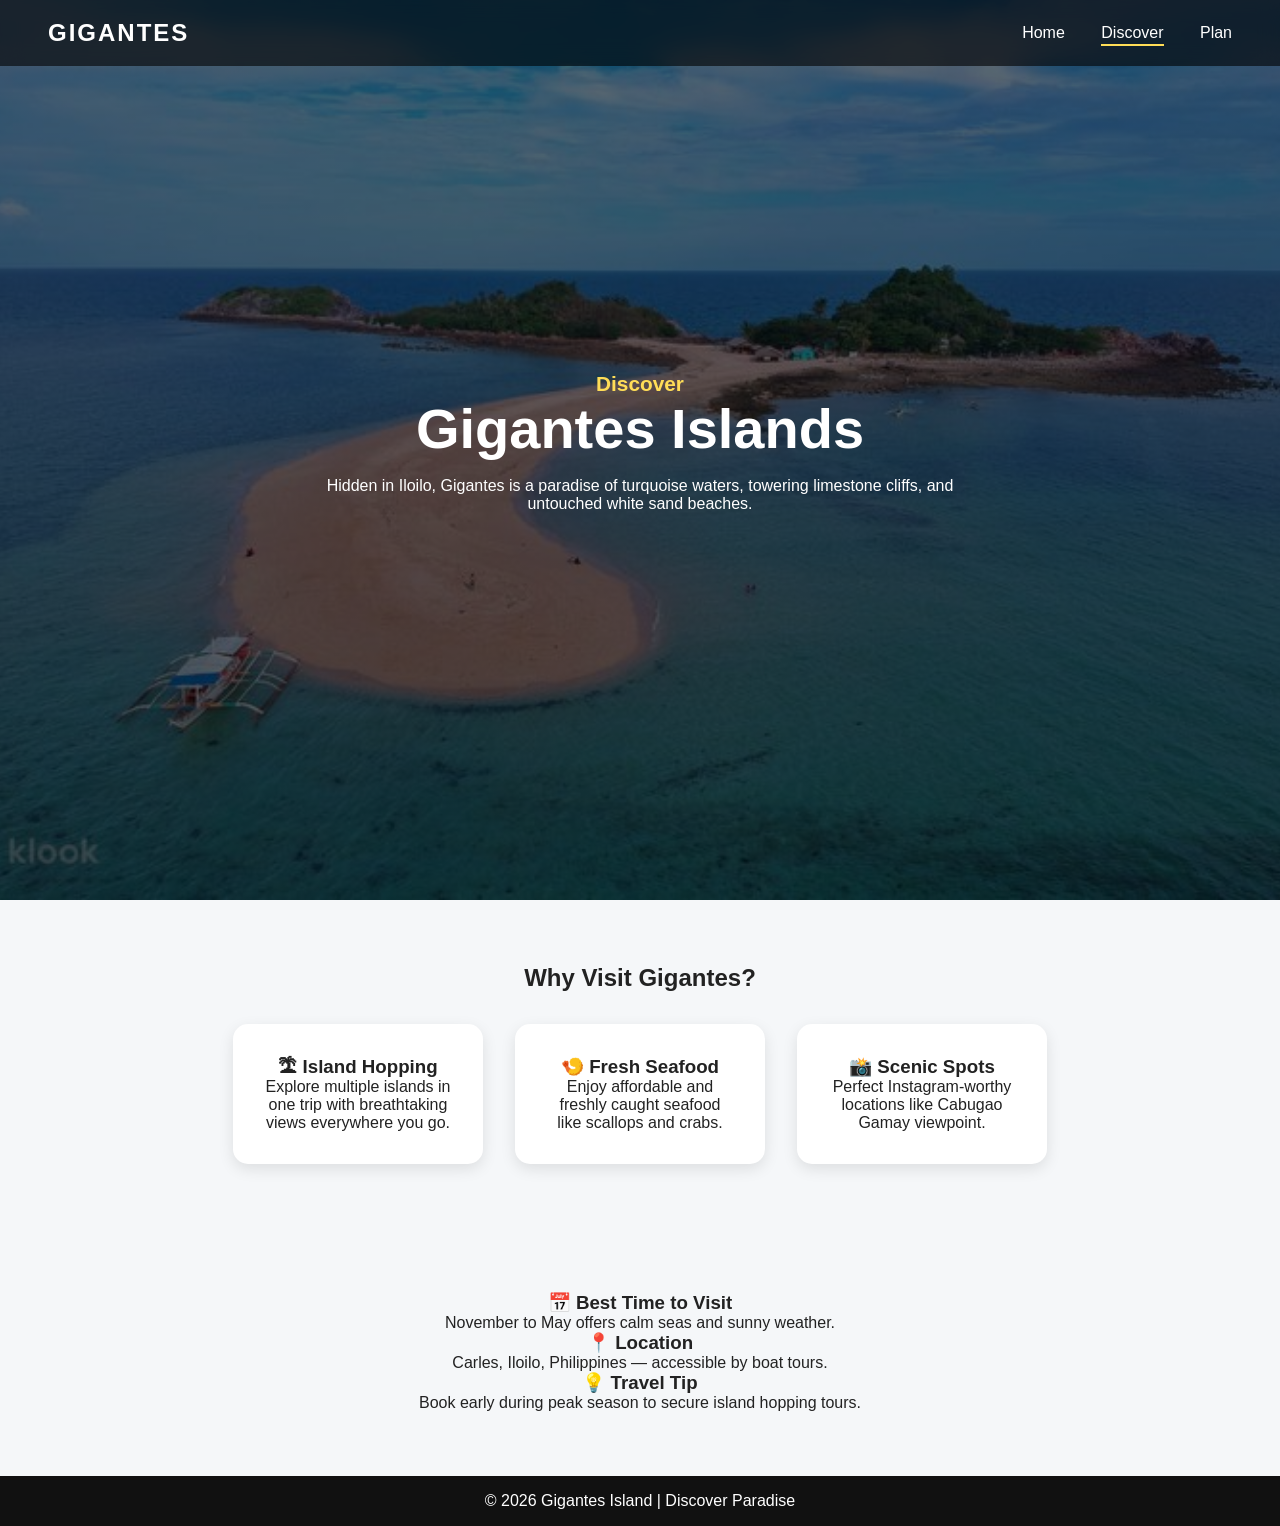
<file: tourism/about.html>
<!DOCTYPE html>
<html lang="en">
<head>
  <meta charset="UTF-8">
  <meta name="viewport" content="width=device-width, initial-scale=1.0">
  <title>Discover Gigantes</title>
  <link rel="stylesheet" href="styles.css">
</head>
<body>


<header class="nav">
  <div class="logo">GIGANTES</div>
  <nav class="links">
    <a href="index.html">Home</a>
    <a href="about.html" class="active">Discover</a>
    <a href="contact.html">Plan</a>
  </nav>
</header>


<section class="hero about-hero">
  <div class="overlay"></div>
  <div class="hero-content">
    <h2>Discover</h2>
    <h1>Gigantes Islands</h1>
    <p>
      Hidden in Iloilo, Gigantes is a paradise of turquoise waters, towering limestone cliffs, 
      and untouched white sand beaches.
    </p>
  </div>
</section>


<section class="features">
  <h2>Why Visit Gigantes?</h2>
  <div class="feature-grid">

    <div class="feature-card">
      <h3>🏝 Island Hopping</h3>
      <p>Explore multiple islands in one trip with breathtaking views everywhere you go.</p>
    </div>

    <div class="feature-card">
      <h3>🍤 Fresh Seafood</h3>
      <p>Enjoy affordable and freshly caught seafood like scallops and crabs.</p>
    </div>

    <div class="feature-card">
      <h3>📸 Scenic Spots</h3>
      <p>Perfect Instagram-worthy locations like Cabugao Gamay viewpoint.</p>
    </div>

  </div>
</section>




<section class="travel-info">
  <div class="info-box">
    <h3>📅 Best Time to Visit</h3>
    <p>November to May offers calm seas and sunny weather.</p>
  </div>

  <div class="info-box">
    <h3>📍 Location</h3>
    <p>Carles, Iloilo, Philippines — accessible by boat tours.</p>
  </div>

  <div class="info-box">
    <h3>💡 Travel Tip</h3>
    <p>Book early during peak season to secure island hopping tours.</p>
  </div>
</section>


<footer>
  <p>© 2026 Gigantes Island | Discover Paradise</p>
</footer>

</body>
</html>
</file>
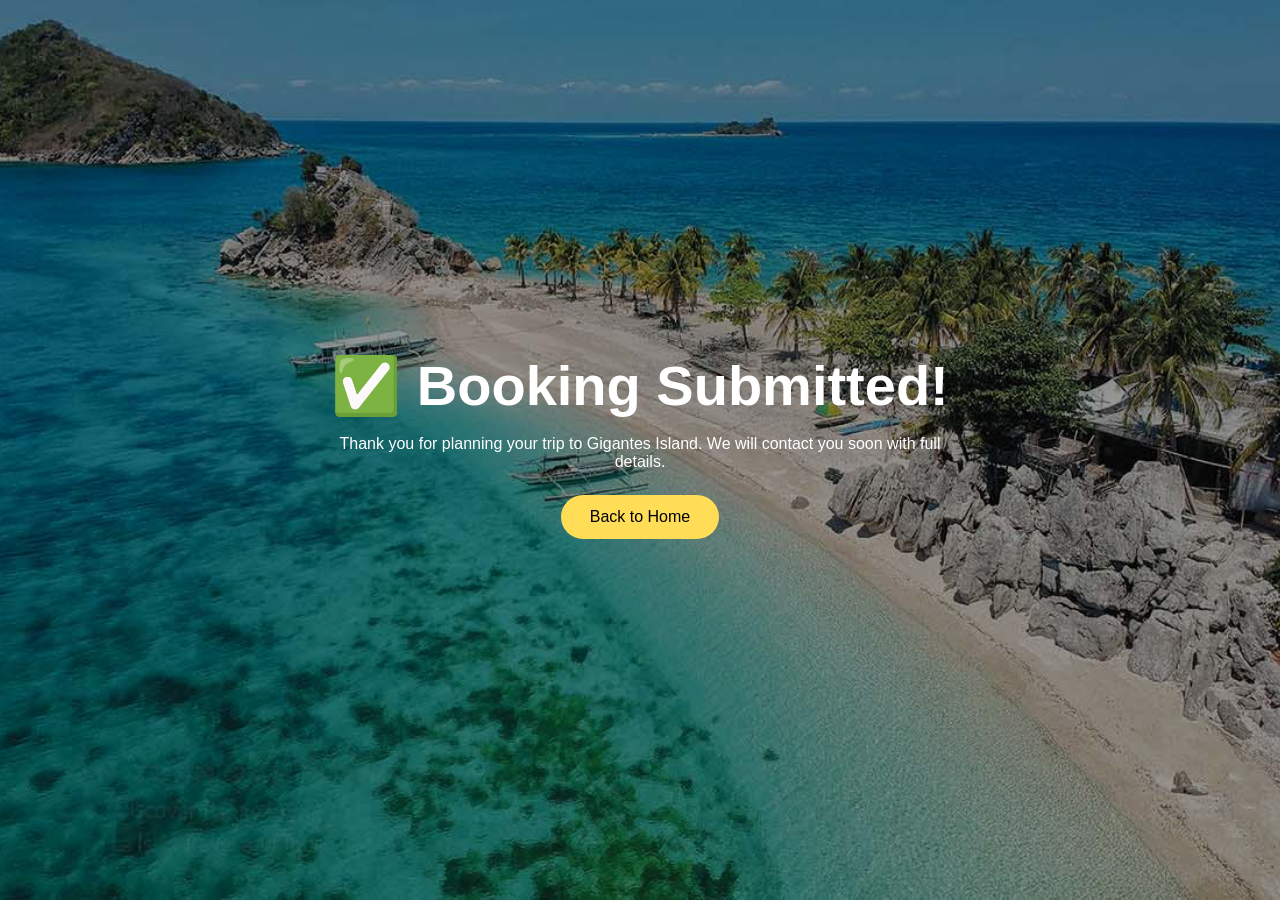
<file: tourism/confirmation.html>
<!DOCTYPE html>
<html lang="en">
<head>
  <meta charset="UTF-8">
  <title>Booking Confirmed</title>
  <link rel="stylesheet" href="styles.css">
</head>
<body>

<section class="hero">
  <div class="overlay"></div>

  <div class="hero-content">
    <h1>✅ Booking Submitted!</h1>
    <p>
      Thank you for planning your trip to Gigantes Island.  
      We will contact you soon with full details.
    </p>

    <a href="index.html" class="btn primary">Back to Home</a>
  </div>
</section>

</body>
</html>
</file>
<file: tourism/styles.css>
/* RESET */
* {
    margin: 0;
    padding: 0;
    box-sizing: border-box;
}

body {
    font-family: 'Segoe UI', Arial, sans-serif;
    color: #222;
    background: #f5f7f9;
}

/* NAVBAR */
header.nav {
    display: flex;
    justify-content: space-between;
    align-items: center;
    padding: 1.2rem 3rem;
    background: rgba(0,0,0,0.6);
    backdrop-filter: blur(10px);
    position: fixed;
    width: 100%;
    z-index: 1000;
}

.logo {
    color: #fff;
    font-size: 1.5rem;
    letter-spacing: 2px;
    font-weight: bold;
}

.links a {
    color: #fff;
    margin-left: 2rem;
    text-decoration: none;
    font-weight: 500;
    position: relative;
}

.links a::after {
    content: "";
    position: absolute;
    width: 0%;
    height: 2px;
    background: #ffdd57;
    left: 0;
    bottom: -5px;
    transition: 0.3s;
}

.links a:hover::after,
.links a.active::after {
    width: 100%;
}

/* HERO BASE */
.hero {
    height: 100vh;
    display: flex;
    align-items: center;
    justify-content: center;
    position: relative;
    color: #fff;
    text-align: center;
    animation: zoomBg 12s ease-in-out infinite alternate;
}

/* TOURISM BACKGROUNDS */
.hero {
    background: 
        linear-gradient(rgba(0,0,0,0.4), rgba(0,0,0,0.4)),
        url('image/gg2.jpg') no-repeat center/cover;
}

.about-hero {
    background: 
        linear-gradient(rgba(0,0,0,0.55), rgba(0,0,0,0.65)),
        url('image/gg3.jpg') no-repeat center/cover;
}

.contact-hero {
    background: 
        linear-gradient(rgba(0,0,0,0.7), rgba(0,0,0,0.75)),
        url('image/gg4.jpg') no-repeat center/cover;
        position: relative;
    z-index: 1;
}

/* OVERLAY (extra safety) */
.overlay {
    position: absolute;
    width: 100%;
    height: 100%;
    pointer-events: none;
      z-index: 1; /* KEY FIX */

}

/* HERO CONTENT */
.hero-content {
    position: relative;
    z-index: 2;
    max-width: 700px;
    padding: 2rem;
    animation: fadeIn 1.5s ease;
}

.hero h1 {
    font-size: 3.5rem;
    margin-bottom: 1rem;
}

.hero h2 {
    font-size: 1.3rem;
    color: #ffdd57;
}

.hero p {
    margin: 1rem 0;
}

/* BUTTONS */
.btn {
    padding: 0.8rem 1.8rem;
    border-radius: 30px;
    margin: 0.5rem;
    display: inline-block;
    text-decoration: none;
}

.primary {
    background: #ffdd57;
    color: #000;
}

.secondary {
    border: 2px solid #fff;
    color: #fff;
}

.btn:hover {
    opacity: 0.85;
}

/* SEARCH */
.search-bar {
    margin-top: 1.5rem;
    display: flex;
    justify-content: center;
}

.search-bar input {
    padding: 0.7rem;
    width: 60%;
    border: none;
    border-radius: 30px 0 0 30px;
}

.search-bar button {
    padding: 0.7rem 1.5rem;
    border: none;
    background: #ffdd57;
    border-radius: 0 30px 30px 0;
    cursor: pointer;
}

/* DESTINATIONS */
.destinations {
    padding: 4rem 2rem;
    text-align: center;
}

.cards {
    display: flex;
    gap: 2rem;
    justify-content: center;
    margin-top: 2rem;
    flex-wrap: wrap;
}

.card {
    width: 300px;
    background: #fff;
    border-radius: 15px;
    overflow: hidden;
    box-shadow: 0 10px 25px rgba(0,0,0,0.1);
    transition: 0.3s;
}

.card img {
    width: 100%;
    height: 200px;
    object-fit: cover;
}

.card:hover {
    transform: translateY(-10px);
}

/* FEATURES */
.features, .travel-info {
    padding: 4rem 2rem;
    text-align: center;
}

.feature-grid {
    display: flex;
    gap: 2rem;
    justify-content: center;
    margin-top: 2rem;
    flex-wrap: wrap;
}

.feature-card {
    background: #fff;
    padding: 2rem;
    border-radius: 15px;
    width: 250px;
    box-shadow: 0 5px 15px rgba(0,0,0,0.1);
}

/* HIGHLIGHTS */
.highlights {
    padding: 4rem 2rem;
}

.highlight-card {
    display: flex;
    align-items: center;
    margin-bottom: 2rem;
    gap: 2rem;
}

.highlight-card img {
    width: 50%;
    border-radius: 15px;
}

.highlight-text {
    width: 50%;
}

.reverse {
    flex-direction: row-reverse;
}

/* CTA */
.cta {
    text-align: center;
    padding: 3rem 2rem;
    background: #111;
    color: #fff;
}

/* AIRBNB BOOKING */
.booking-wrapper {
    display: flex;
    justify-content: center;
    margin-top: -100px;
    padding: 2rem;
    position: relative;
    z-index: 10;
}

.booking-card {
    background: #fff;
    width: 900px;
    max-width: 100%;
    border-radius: 20px;
    padding: 2rem;
    box-shadow: 0 20px 50px rgba(0,0,0,0.15);
    animation: fadeIn 1s ease;
}

.form-grid {
    display: grid;
    grid-template-columns: repeat(2, 1fr);
    gap: 1.5rem;
}

.input-box {
    display: flex;
    flex-direction: column;
}

.input-box.full {
    grid-column: span 2;
}

.input-box label {
    font-size: 0.9rem;
    margin-bottom: 5px;
    color: #555;
}

.input-box input,
.input-box select,
.input-box textarea {
    padding: 0.8rem;
    border-radius: 10px;
    border: 1px solid #ddd;
    font-family: inherit;
    transition: 0.3s;
}

.input-box input:focus,
.input-box select:focus,
.input-box textarea:focus {
    border-color: #ff385c;
    outline: none;
}

/* BOOK BUTTON */
.book-btn {
    width: 100%;
    margin-top: 1.5rem;
    padding: 1rem;
    border: none;
    border-radius: 30px;
    background: #ff385c;
    color: #fff;
    font-size: 1rem;
    font-weight: bold;
    cursor: pointer;
}

.book-btn:hover {
    background: #e03150;
}

/* FOOTER */
footer {
    text-align: center;
    padding: 1rem;
    background: #111;
    color: #fff;
}

/* ANIMATIONS */
@keyframes fadeIn {
    from { opacity: 0; transform: translateY(20px);}
    to { opacity: 1; transform: translateY(0);}
}

@keyframes zoomBg {
    from { background-size: 100%; }
    to { background-size: 110%; }
}

/* MOBILE */
@media (max-width: 768px) {

    .form-grid {
        grid-template-columns: 1fr;
    }

    .input-box.full {
        grid-column: span 1;
    }

    .highlight-card {
        flex-direction: column;
    }

    .highlight-card img,
    .highlight-text {
        width: 100%;
    }

    .cards {
        flex-direction: column;
        align-items: center;
    }
}
</file>
